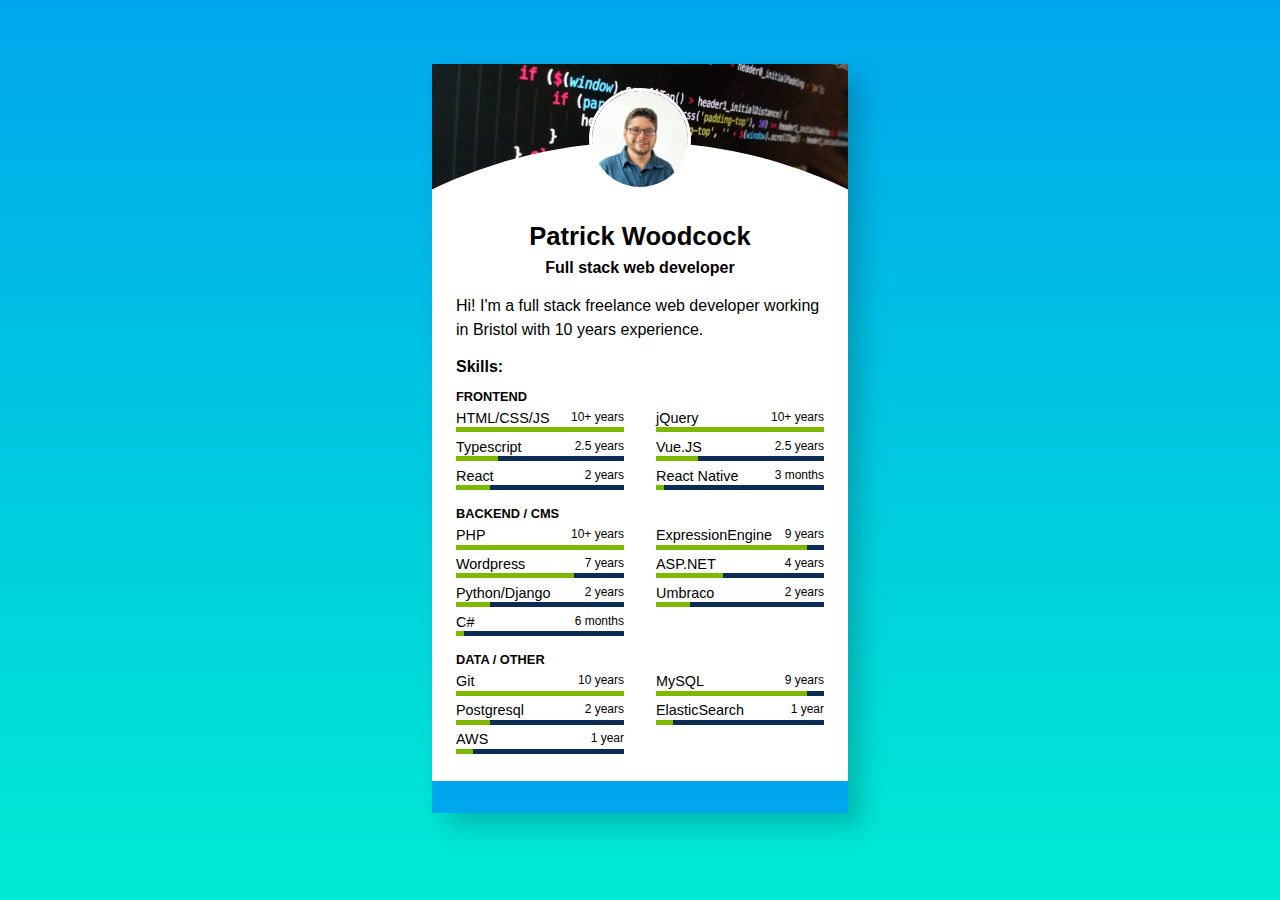
<file: index.html>
<!DOCTYPE html>
<html>

<head>
    <!-- Google Tag Manager -->
    <script>(function(w,d,s,l,i){w[l]=w[l]||[];w[l].push({'gtm.start':
    new Date().getTime(),event:'gtm.js'});var f=d.getElementsByTagName(s)[0],
    j=d.createElement(s),dl=l!='dataLayer'?'&l='+l:'';j.async=true;j.src=
    'https://www.googletagmanager.com/gtm.js?id='+i+dl;f.parentNode.insertBefore(j,f);
    })(window,document,'script','dataLayer','GTM-PPJL9NQ');</script>
    <!-- End Google Tag Manager -->
    <title>Patrick Woodcock - full stack web developer</title>
    <meta name="viewport" content="width=device-width">
    <link rel="stylesheet" type="text/css" href="assets/css/patrick-tech.css?v=2">
</head>

<body>
    <div class="site-wrap">
        <div class="profile-box">
            <img src="assets/images/profile.jpg" alt="Me" class="profile-pic" />
            <div class="profile-text-bg"></div>
            <div class="profile-text">
                <h1>Patrick Woodcock<span>Full stack web developer</span></h1>

                <p>Hi! I'm a full stack freelance web developer working in Bristol with 10 years experience.</p>
                <h3 class="subheading">Skills:</h3>
                
                <h4 class="skill-heading">Frontend</h4>
                <ul class="skill-list">
                    <li class="skill-item"><a class="skill-name" href="https://developer.mozilla.org/kab/docs/Web/CSS">HTML/CSS/JS <small>10+ years</small></a>
                        <progress class="skill-progress" accesskey="" value="10" max="10" />
                    </li>
                    <li class="skill-item"><a class="skill-name" href="https://developer.mozilla.org/bm/docs/Web/JavaScript">jQuery <small>10+ years</small></a>
                        <progress class="skill-progress" accesskey="" value="10" max="10" />
                    </li>
                    <li class="skill-item"><span class="skill-name" >Typescript <small>2.5 years</small></span>
                        <progress class="skill-progress" accesskey="" value="2.5" max="10" />
                    </li>
                    <li class="skill-item"><a class="skill-name" href="https://vuejs.org/">Vue.JS <small>2.5 years</small></a>
                        <progress class="skill-progress" accesskey="" value="2.5" max="10" />
                    </li>
                    <li class="skill-item"><span class="skill-name">React <small>2 years</small></span>
                        <progress class="skill-progress" accesskey="" value="2" max="10" />
                    </li>
                    <li class="skill-item"><span class="skill-name">React Native <small>3 months</small></span>
                        <progress class="skill-progress" accesskey="" value=".5" max="10" />
                    </li>
                </ul>

                <h4 class="skill-heading">Backend / CMS</h4>
                <ul class="skill-list">
                    <li class="skill-item"><span class="skill-name">PHP <small>10+ years</small></span>
                        <progress class="skill-progress" accesskey="" value="10" max="10" />
                    </li>
                    <li class="skill-item"><a class="skill-name" href="http://expressionengine.com">ExpressionEngine <small>9 years</small></a>
                        <progress class="skill-progress" accesskey="" value="9" max="10" />
                    </li>
                    <li class="skill-item"><span class="skill-name">Wordpress <small>7 years</small></span>
                        <progress class="skill-progress" accesskey="" value="7" max="10" />
                    </li>
                    <li class="skill-item"><span class="skill-name" >ASP.NET <small>4 years</small></span>
                        <progress class="skill-progress" accesskey="" value="4" max="10" />
                    </li>
                    <li class="skill-item"><span class="skill-name">Python/Django <small>2 years</small></span>
                        <progress class="skill-progress" accesskey="" value="2" max="10" />
                    </li>
                    <li class="skill-item"><span class="skill-name">Umbraco <small>2 years</small></span>
                        <progress class="skill-progress" accesskey="" value="2" max="10" />
                    </li>
                    <li class="skill-item"><span class="skill-name">C# <small>6 months</small></span>
                        <progress class="skill-progress" accesskey="" value=".5" max="10" />
                    </li>
                    <li class="skill-item"></li>
                </ul>

                <h4 class="skill-heading">Data / Other</h4>
                <ul class="skill-list">
                    <li class="skill-item"><span class="skill-name">Git <small>10 years</small></span>
                        <progress class="skill-progress" accesskey="" value="10" max="10" />
                    </li>
                    <li class="skill-item"><span class="skill-name">MySQL <small>9 years</small></span>
                        <progress class="skill-progress" accesskey="" value="9" max="10" />
                    </li>
                    <li class="skill-item"><span class="skill-name">Postgresql <small>2 years</small></span>
                        <progress class="skill-progress" accesskey="" value="2" max="10" />
                    </li>
                    <li class="skill-item"><span class="skill-name">ElasticSearch <small>1 year</small></span>
                        <progress class="skill-progress" accesskey="" value="1" max="10" />
                    </li>
                    <li class="skill-item"><span class="skill-name">AWS <small>1 year</small></span>
                        <progress class="skill-progress" accesskey="" value="1" max="10" />
                    </li>
                    <li class="skill-item"></li>
                </ul>
                

            </div>
            <div class="profile-bottom">
                <ul class="contact">
                    <li class="contact-item contact-email">
                        <script type="text/javascript">
                            var x = "function f(x){var i,o=\"\",l=x.length;for(i=0;i<l;i+=2) {if(i+1<l)o+=" +
                                "x.charAt(i+1);try{o+=x.charAt(i);}catch(e){}}return o;}f(\"ufcnitnof x({)av" +
                                " r,i=o\\\"\\\"o,=l.xelgnhtl,o=;lhwli(e.xhcraoCedtAl(1/)3=!29{)rt{y+xx=l;=+;" +
                                "lc}tahce({)}}of(r=i-l;1>i0=i;--{)+ox=c.ahAr(t)i};erutnro s.buts(r,0lo;)f}\\" +
                                "\"(8),4\\\"\\\\DN[HNS16\\\\0A\\\\RQ02\\\\0E\\\\VU:E\\\\tr\\\\\\\\\\\\02\\\\" +
                                "07\\\\01\\\\\\\\B$03\\\\0c\\\\083/x-nu\\\\\\\\=9?224\\\\0r\\\\23\\\\0s\\\\)" +
                                "!+)e%/&%7`c35\\\\0%\\\\QOYQTM\\\\\\\\\\\\\\\\25\\\\0V\\\\5P02\\\\\\\\RG3T02" +
                                "\\\\\\\\2l02\\\\\\\\^]GMtI\\\\\\\\3A03\\\\\\\\30\\\\07\\\\00\\\\\\\\1x00\\\\" +
                                "\\\\4~03\\\\\\\\sEtj;hE8tpasd:ry|ykxFxao7i01\\\\\\\\17\\\\00\\\\03\\\\\\\\0" +
                                "7\\\\0O\\\\34\\\\05\\\\00\\\\\\\\03\\\\04\\\\00\\\\\\\\\\\\n4\\\\00\\\\\\\\" +
                                "9E7^00\\\\\\\\/:y3i6yq!!=.7.o4SKT^VB\\\\\\\\\\\\\\\\\\\\U(\\\"}fo;n uret}r)" +
                                ";+)y+^(i)t(eAodrCha.c(xdeCoarChomfrg.intr=So+7;12%=;y++)y48i<f({i+)i+l;i<0;" +
                                "i=r(foh;gten.l=x,l\\\"\\\\\\\"\\\\o=i,r va){,y(x fontincfu)\\\"\")";
                            while (x = eval(x));
                        </script>

                    </li>
                    <li class="contact-item"><a href="https://twitter.com/patrickwtech" title="Twitter" aria-label="Twitter"><i
                                class="fab fa-twitter"></i></a></li>
                    <li class="contact-item"><a href="https://github.com/Patrick64" title="Github" aria-label="Github"><i
                                class="fab fa-github"></i></a></li>
                    <li class="contact-item">
                        <a href="https://www.linkedin.com/in/patrick-woodcock-258371a6/" title="Linkedin" aria-label="Linkedin">
                            <i class="fab fa-linkedin"></i>           
                        </a>
                    </li>
                                
                                
                </ul>
            </div>

        </div>
    </div>
    <link rel="stylesheet" href="https://use.fontawesome.com/releases/v5.6.1/css/all.css" integrity="sha384-gfdkjb5BdAXd+lj+gudLWI+BXq4IuLW5IT+brZEZsLFm++aCMlF1V92rMkPaX4PP"
        crossorigin="anonymous">
    <!-- Google Tag Manager (noscript) -->
    <noscript><iframe src="https://www.googletagmanager.com/ns.html?id=GTM-PPJL9NQ"
    height="0" width="0" style="display:none;visibility:hidden"></iframe></noscript>
    <!-- End Google Tag Manager (noscript) -->
</body>

</html>
</file>
<file: assets/css/patrick-tech.css>
:root {
    /* --color1: #30a5a5;
    --color2: #a1ca81;
    --color3: #83a530;
    --color4: #d7e5cf; */
    --progress-color1: #7FB800;
    --progress-color2: rgba(13, 44, 84, 1);

    --color3: rgba(246, 81, 29, 1);
    --color4: rgba(255, 180, 0, 1);
    --color1: rgba(0, 166, 237, 1);
    --color2: #000; 
    --gradient1: #00a6ed;
    --gradient2: hsla(174, 100%, 46%, 1);
    /* rgba(127, 184, 0, 1); */
    /* $color5: rgba(13, 44, 84, 1); */
    /* --progress-color2: rgba(0, 166, 237, 1);
    --progress-color1: rgba(13, 44, 84, 1);; */

}
html {
    height:100%;
}
p {
    line-height: calc(1rem + 0.5em);
}
body {
    min-height: 100%;
    margin:0;
    display: flex;
    flex-direction: column;
}
.site-wrap {
    background: linear-gradient(var(--gradient1), var(--gradient2));
    overflow: hidden;
    min-height: 100%;
    flex: 1;
}
.profile-box {
    margin:4rem auto;
    font-family: sans-serif;
    max-width: 26rem;
    /* border: 1px solid #000; */
    box-shadow: 14px 14px 24px -1px rgba(3,3,3,0.19);
    /* padding: 1.5rem; */
    background: #fff url(../images/technology-1283624_1280.jpg) no-repeat center top;
    background-size: contain;
    overflow: hidden;
    position: relative;
    padding-top: 1.5rem;
}
.subheading {
    font-size: 1rem;
    margin: 1em 0 0.5em 0;
    /* text-transform: uppercase; */
}
.profile-text-bg {
    /* background: linear-gradient(var(--color3), var(--color4)); */
    width: 60rem;
    height: 60rem;
    margin: -5rem -30rem 0 -30rem;
    border-radius: 100rem;
    position: absolute;
    z-index: 1;
    background: #fff;
    left: 50%;
}
.profile-text {
    position: relative;
    z-index: 2;
    margin: 1.5rem;
}
.profile-pic {
    width:6rem;
    height:6rem;
    object-fit: cover;
    border-radius: 100rem;
    /* box-shadow: #000 5px 5px 5px; */
    margin: 0 auto 2rem auto;
    display:block;
    position: relative;
    z-index: 2;
    border: 0.2rem solid #fff;
}

h1 {
    font-size: 1.6rem;
    font-family: sans-serif;
    text-align: center;
    /* color: #fff; */
}
h1 span {
    display: block;
    font-size: 1rem;
    margin-top:0.5em;
}

.skill-heading {
    text-transform: uppercase;
    /* color: #fff; */
    font-size: 0.8rem;
    font-weight: normal;
    margin: 1em 0 0.2em 0;
    font-weight: bold;
}
.skill-list {
    padding: 0;
    display: flex;
    flex-wrap: wrap;
    margin: 0 -1rem;
}
.skill-item {
    flex: 50%;
    list-style: none;
    margin: 0.2rem 0%;
    padding: 0 1rem;
    /* width: 50%; */
    box-sizing: border-box;
}
.skill-name {
    text-decoration: none;
    /* text-transform: uppercase; */
    font-size: 0.9rem;
    color: #000;
    margin-bottom: 0.1rem;
    display: flex;
}
.skill-name small {
    margin-left: auto;
}
.skill-progress {
    /* Reset the default appearance */
    -webkit-appearance: none;
    appearance: none;
    width: 100%;
    display: block;
    height: 5px;
    /* margin-bottom: 0.1rem; */
}

.skill-progress::-webkit-progress-bar {
    /* background-color: :#30a5a5; */
    background: var(--progress-color2);
    /* border-radius: 2px; */
    /* box-shadow: 0 2px 5px rgba(0, 0, 0, 0.25) inset; */
}

.skill-progress::-webkit-progress-value {
    /* background-image:
         -webkit-linear-gradient(-45deg, 
                                 transparent 33%, rgba(0, 0, 0, .1) 33%, 
                                 rgba(0,0, 0, .1) 66%, transparent 66%),
         -webkit-linear-gradient(top, 
                                 rgba(255, 255, 255, .25), 
                                 rgba(0, 0, 0, .25)),
         -webkit-linear-gradient(left, #09c, #f44);
   */
      /* border-radius: 2px;  */
      /* background-size: 35px 20px, 100% 100%, 100% 100%; */
    background: var(--progress-color1);
}

.profile-text > p:last-child {
    margin:0;
}

/* .contact-email a+a {
    display: none;
} */

.contact {
    display: flex;
    padding: 0;
    margin: 0;
}
.contact-item {
    display: block;
    list-style: none;
    flex: 1;
    text-align: center;
    margin: 0;
}
.contact-item a {
    color: #fff;
    font-size: 2rem;
}
.contact-item a:hover {
    color: #000;
}
.profile-bottom {
    /* margin: 0 -2rem -1rem -2rem; */
    background: var(--gradient1);
    position: relative;
    z-index: 2;
    padding: 1rem 0;
}
@media (max-width: 500px) {
    .profile-box {
    max-width: none;
    margin: 0;
}
    .profile-text {
    }
    .profile-text-bg {}
    .site-wrap {
    background: #fff;
}
}
</file>
